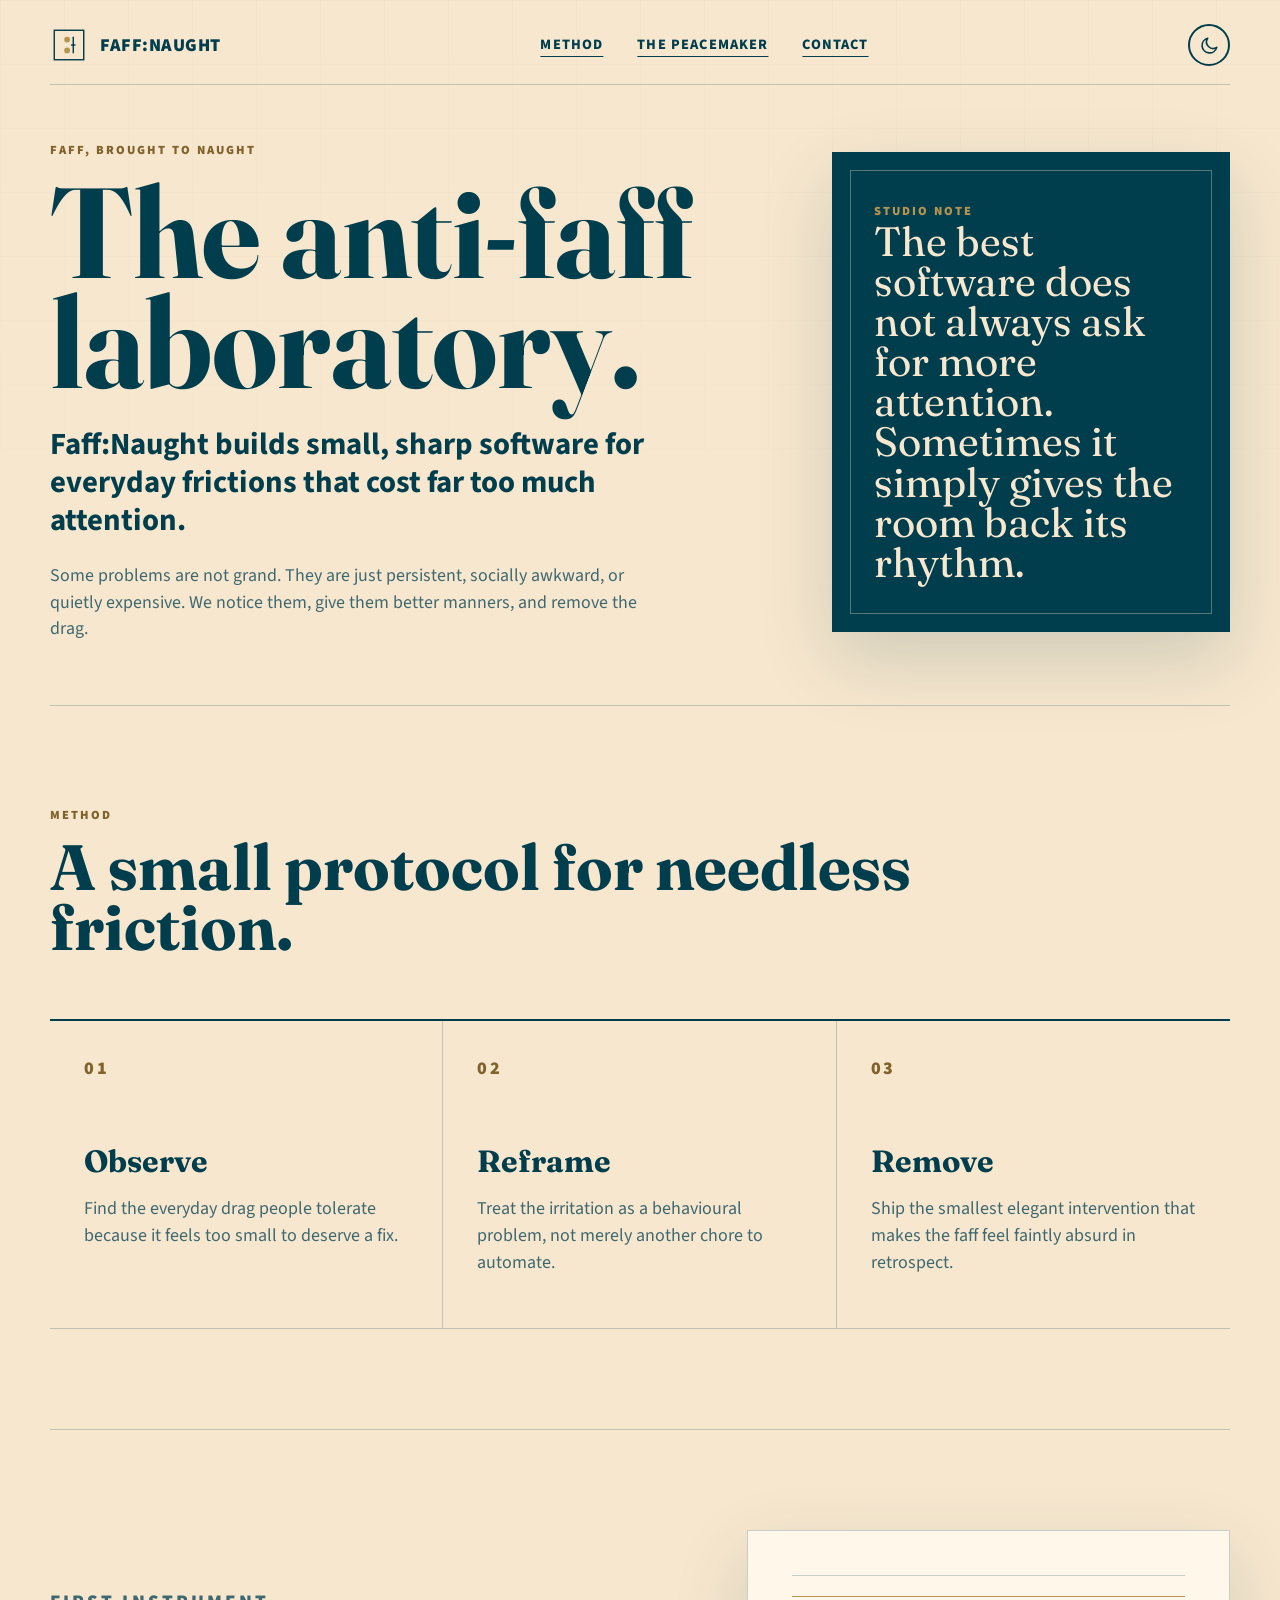
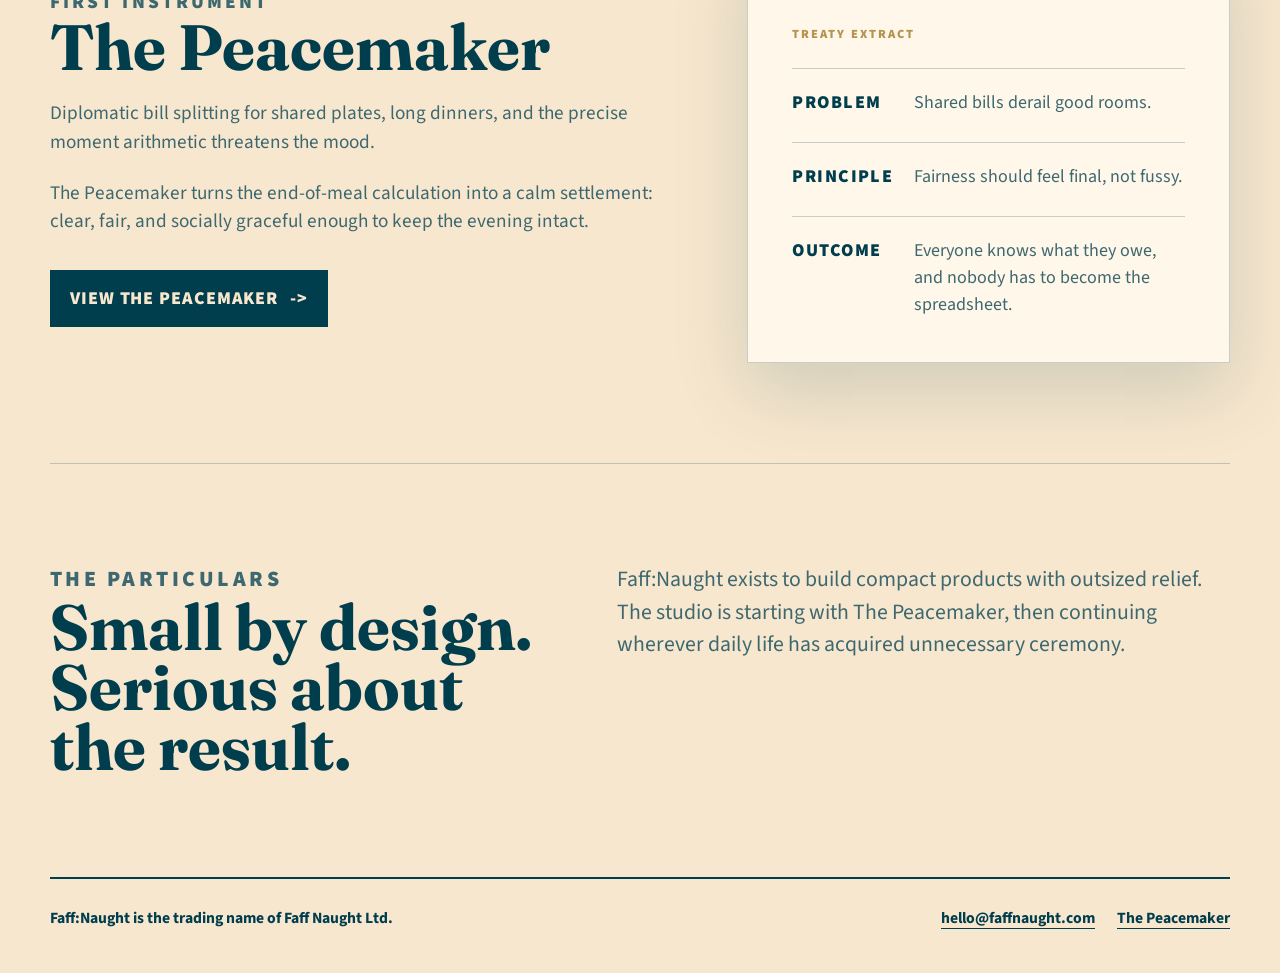
<file: index.html>
<!doctype html>
<html lang="en">

<head>
  <meta charset="UTF-8">
  <meta name="viewport" content="width=device-width, initial-scale=1.0">
  <meta name="description"
    content="Faff:Naught is a small software studio building focused products that remove everyday friction, including The Peacemaker.">
  <meta property="og:title" content="Faff:Naught – Small Software for Everyday Friction">
  <meta property="og:description"
    content="Faff:Naught is a small software studio building focused products that remove everyday friction, including The Peacemaker.">
  <meta property="og:type" content="website">
  <meta property="og:url" content="https://faffnaught.com/">
  <meta property="og:site_name" content="Faff:Naught">
  <meta property="og:image" content="https://faffnaught.com/assets/faff-naught-colon-imagegen.png">
  <meta property="og:image:type" content="image/png">
  <meta property="og:image:width" content="1254">
  <meta property="og:image:height" content="1254">
  <meta property="og:image:alt" content="Faff:Naught brand artwork">
  <meta name="twitter:card" content="summary">
  <meta name="twitter:title" content="Faff:Naught – Small Software for Everyday Friction">
  <meta name="twitter:description"
    content="Faff:Naught is a small software studio building focused products that remove everyday friction, including The Peacemaker.">
  <meta name="twitter:image" content="https://faffnaught.com/assets/faff-naught-colon-imagegen.png">
  <meta name="twitter:image:alt" content="Faff:Naught brand artwork">
  <title>Faff:Naught – Small Software for Everyday Friction</title>
  <link rel="canonical" href="https://faffnaught.com/">
  <link rel="describedby" href="/llms.txt">
  <link rel="icon" href="/assets/faff-naught-colon-mark.svg" type="image/svg+xml">
  <script type="application/ld+json">
    {
      "@context": "https://schema.org",
      "@type": "Organization",
      "name": "Faff:Naught",
      "legalName": "Faff Naught Ltd.",
      "url": "https://faffnaught.com/",
      "logo": "https://faffnaught.com/assets/faff-naught-colon-mark.svg"
    }
  </script>
  <script>
    (function () {
      try {
        var savedTheme = localStorage.getItem('faffNaughtTheme');
        document.documentElement.dataset.theme = savedTheme === 'dark' ? 'dark' : 'light';
      } catch (error) {
        document.documentElement.dataset.theme = 'light';
      }
    })();
  </script>
  <link rel="preconnect" href="https://fonts.googleapis.com">
  <link rel="preconnect" href="https://fonts.gstatic.com" crossorigin>
  <link
    href="https://fonts.googleapis.com/css2?family=Fraunces:opsz,wght@9..144,500;9..144,600;9..144,700;9..144,800&amp;family=Source+Sans+3:wght@400;500;600;700;800;900&amp;display=swap"
    rel="stylesheet">
  <link rel="stylesheet" href="./styles.css">
</head>

<body>
  <a class="skip-link" href="#main">Skip to content</a>

  <header class="site-header" role="banner">
    <a class="brand" href="/" aria-label="Faff:Naught home">
      <span class="brand-mark" aria-hidden="true">
        <svg class="brand-mark-image" viewBox="0 0 160 160" focusable="false">
          <rect class="brand-mark-frame" x="18" y="18" width="124" height="124" fill="none" stroke-width="6" />
          <circle class="brand-mark-dot" cx="72" cy="57" r="12" />
          <circle class="brand-mark-dot" cx="72" cy="103" r="12" />
          <path class="brand-mark-rule" d="M98 47V113" stroke-width="6" stroke-linecap="round" />
          <path class="brand-mark-rule" d="M91 80H105" stroke-width="6" stroke-linecap="round" />
        </svg>
      </span>
      <span>Faff:Naught</span>
    </a>
    <nav class="primary-nav" aria-label="Primary">
      <a href="#method">Method</a>
      <a href="#peacemaker">The Peacemaker</a>
      <a href="mailto:hello@faffnaught.com">Contact</a>
    </nav>
    <button class="theme-toggle" type="button" aria-label="Switch to evening mode" aria-pressed="false">
      <svg class="theme-icon theme-icon-moon" aria-hidden="true" viewBox="0 0 24 24">
        <path d="M20.25 14.13A7.5 7.5 0 0 1 9.87 3.75 8.5 8.5 0 1 0 20.25 14.13Z" />
      </svg>
      <svg class="theme-icon theme-icon-sun" aria-hidden="true" viewBox="0 0 24 24">
        <circle cx="12" cy="12" r="4" />
        <path d="M12 2.75V5M12 19v2.25M4.22 4.22l1.6 1.6M18.18 18.18l1.6 1.6M2.75 12H5M19 12h2.25M4.22 19.78l1.6-1.6M18.18 5.82l1.6-1.6" />
      </svg>
    </button>
  </header>

  <main id="main">
    <section class="hero" aria-labelledby="hero-title">
      <div class="hero-copy">
        <p class="eyebrow">Faff, brought to naught</p>
        <h1 id="hero-title">The anti-faff laboratory.</h1>
        <p class="hero-intro">
          Faff:Naught builds small, sharp software for everyday frictions that cost far too much
          attention.
        </p>
        <p class="hero-note">
          Some problems are not grand. They are just persistent, socially awkward, or quietly
          expensive. We notice them, give them better manners, and remove the drag.
        </p>
      </div>

      <aside class="hero-panel" aria-label="Faff:Naught studio note">
        <p class="panel-label">Studio note</p>
        <p class="panel-statement">
          The best software does not always ask for more attention. Sometimes it simply gives the
          room back its rhythm.
        </p>
      </aside>
    </section>

    <section class="method-section" id="method" aria-labelledby="method-title">
      <div class="section-kicker">Method</div>
      <h2 id="method-title">A small protocol for needless friction.</h2>
      <div class="method-grid">
        <article>
          <span class="method-number">01</span>
          <h3>Observe</h3>
          <p>Find the everyday drag people tolerate because it feels too small to deserve a fix.</p>
        </article>
        <article>
          <span class="method-number">02</span>
          <h3>Reframe</h3>
          <p>Treat the irritation as a behavioural problem, not merely another chore to automate.</p>
        </article>
        <article>
          <span class="method-number">03</span>
          <h3>Remove</h3>
          <p>Ship the smallest elegant intervention that makes the faff feel faintly absurd in retrospect.</p>
        </article>
      </div>
    </section>

    <section class="product-section" id="peacemaker" aria-labelledby="product-title">
      <div class="product-copy">
        <p class="section-kicker">First instrument</p>
        <h2 id="product-title">The Peacemaker</h2>
        <p>
          Diplomatic bill splitting for shared plates, long dinners, and the precise moment
          arithmetic threatens the mood.
        </p>
        <p>
          The Peacemaker turns the end-of-meal calculation into a calm settlement: clear, fair, and
          socially graceful enough to keep the evening intact.
        </p>
        <a class="button-link" href="/the-peacemaker/">
          View The Peacemaker
          <span aria-hidden="true">-></span>
        </a>
      </div>

      <div class="product-document" role="region" aria-label="The Peacemaker product summary">
        <div class="document-rule"></div>
        <p class="document-label">Treaty extract</p>
        <dl>
          <div>
            <dt>Problem</dt>
            <dd>Shared bills derail good rooms.</dd>
          </div>
          <div>
            <dt>Principle</dt>
            <dd>Fairness should feel final, not fussy.</dd>
          </div>
          <div>
            <dt>Outcome</dt>
            <dd>Everyone knows what they owe, and nobody has to become the spreadsheet.</dd>
          </div>
        </dl>
      </div>
    </section>

    <section class="official-section" aria-labelledby="official-title">
      <div>
        <p class="section-kicker">The particulars</p>
        <h2 id="official-title">Small by design. Serious about the result.</h2>
      </div>
      <p>
        Faff:Naught exists to build compact products with outsized relief. The studio is starting
        with The Peacemaker, then continuing wherever daily life has acquired unnecessary ceremony.
      </p>
    </section>
  </main>

  <footer class="site-footer">
    <p>Faff:Naught is the trading name of Faff Naught Ltd.</p>
    <div class="footer-links">
      <a href="mailto:hello@faffnaught.com">hello@faffnaught.com</a>
      <a href="/the-peacemaker/">The Peacemaker</a>
    </div>
  </footer>
  <script src="./theme.js"></script>
</body>

</html>
</file>
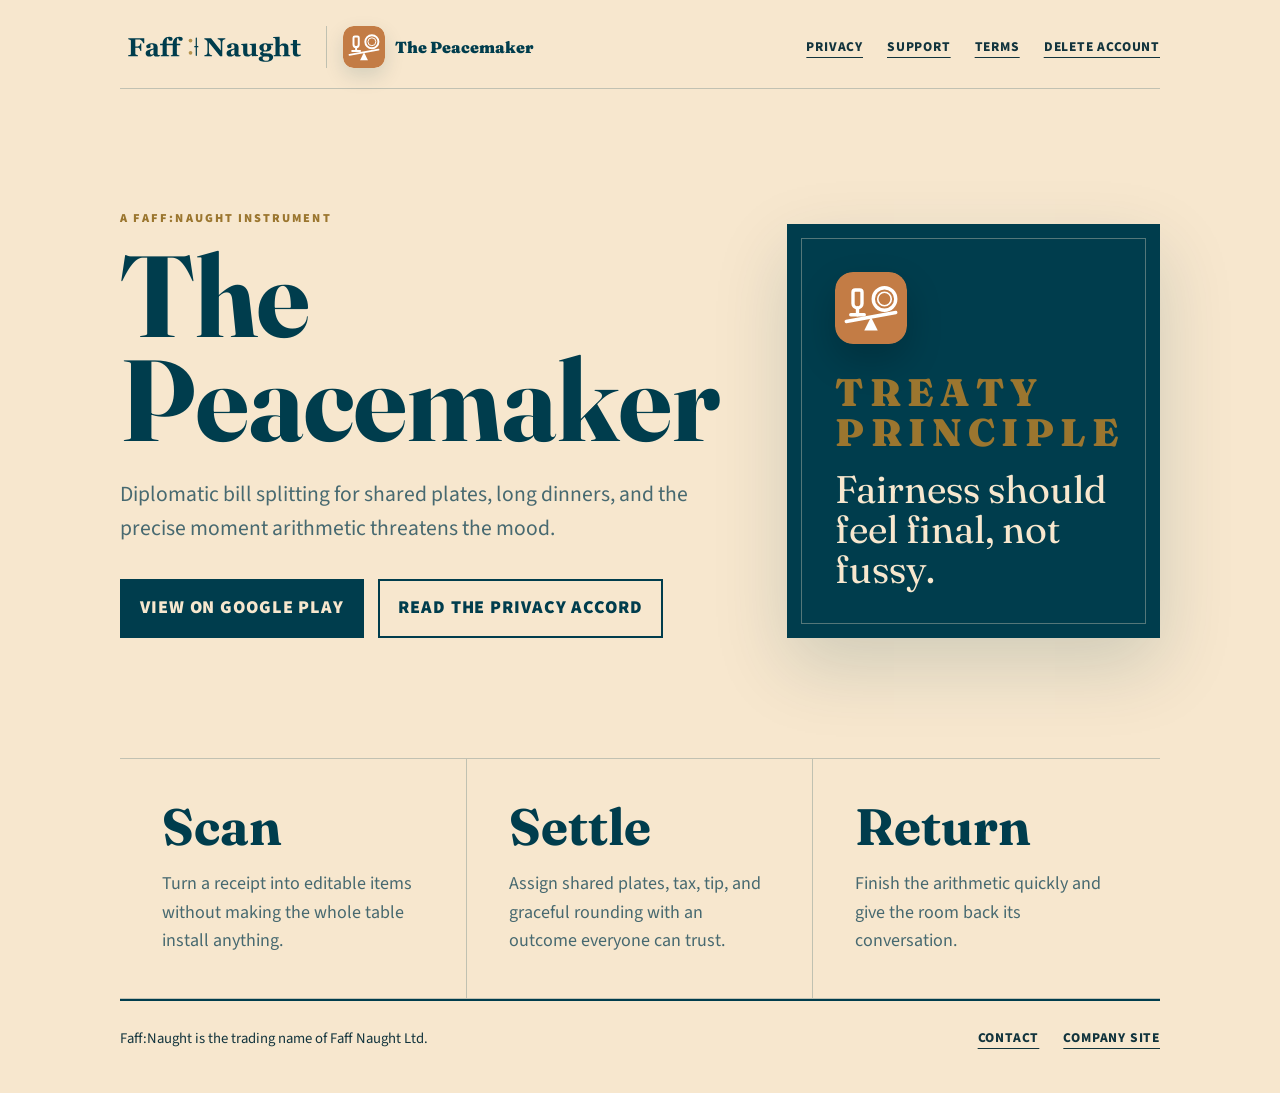
<file: the-peacemaker/index.html>
<!doctype html>
<html lang="en">
<head>
  <meta charset="UTF-8">
  <meta name="viewport" content="width=device-width, initial-scale=1.0">
  <meta name="description" content="The Peacemaker makes restaurant bill splitting calmer with shared plates, receipt scanning, editable items, and fair tax and tip allocation.">
  <meta property="og:title" content="The Peacemaker – Restaurant Bill Splitting App | Faff:Naught">
  <meta property="og:description" content="Split restaurant bills for shared plates with receipt scanning, editable items, and fair tax and tip allocation.">
  <meta property="og:type" content="website">
  <meta property="og:url" content="https://faffnaught.com/the-peacemaker/">
  <meta property="og:site_name" content="Faff:Naught">
  <meta name="twitter:card" content="summary">
  <meta name="twitter:title" content="The Peacemaker – Restaurant Bill Splitting App | Faff:Naught">
  <meta name="twitter:description" content="Split restaurant bills for shared plates with receipt scanning, editable items, and fair tax and tip allocation.">
  <title>The Peacemaker – Restaurant Bill Splitting App | Faff:Naught</title>
  <link rel="canonical" href="https://faffnaught.com/the-peacemaker/">
  <link rel="describedby" href="/llms.txt">
  <link rel="icon" href="./assets/the-peacemaker-mark.svg" type="image/svg+xml">
  <link rel="preconnect" href="https://fonts.googleapis.com">
  <link rel="preconnect" href="https://fonts.gstatic.com" crossorigin>
  <link href="https://fonts.googleapis.com/css2?family=Fraunces:opsz,wght@9..144,500;9..144,700;9..144,900&amp;family=Source+Sans+3:wght@400;600;700;800;900&amp;display=swap" rel="stylesheet">
  <link rel="stylesheet" href="./styles.css">
  <script type="application/ld+json">
    {
      "@context": "https://schema.org",
      "@type": "SoftwareApplication",
      "name": "The Peacemaker",
      "operatingSystem": "Android",
      "url": "https://faffnaught.com/the-peacemaker/",
      "installUrl": "https://play.google.com/store/apps/details?id=com.faffnaught.thepeacemaker",
      "offers": {
        "@type": "Offer",
        "price": "0"
      },
      "publisher": {
        "@type": "Organization",
        "name": "Faff:Naught",
        "legalName": "Faff Naught Ltd.",
        "url": "https://faffnaught.com/"
      }
    }
  </script>
</head>
<body>
  <a class="skip-link" href="#main">Skip to content</a>
  <header class="site-header">
    <div class="brand-lockup">
      <a class="studio-brand" href="/" aria-label="Faff:Naught home">
        <img src="../assets/faff-naught-wordmark.svg" alt="Faff:Naught">
      </a>
      <span class="brand-divider" aria-hidden="true"></span>
      <a class="product-brand" href="/the-peacemaker/" aria-label="The Peacemaker home">
        <img src="./assets/the-peacemaker-mark.svg" alt="">
        <span>The Peacemaker</span>
      </a>
    </div>
    <nav class="site-nav" aria-label="The Peacemaker">
      <a href="./privacy.html">Privacy</a>
      <a href="./support.html">Support</a>
      <a href="./terms.html">Terms</a>
      <a href="./delete-account.html">Delete account</a>
    </nav>
  </header>
  <main id="main">
    <section class="hero" aria-labelledby="hero-title">
      <div class="hero-copy">
        <p class="eyebrow">A Faff:Naught instrument</p>
        <h1 id="hero-title">The Peacemaker</h1>
        <p>Diplomatic bill splitting for shared plates, long dinners, and the precise moment arithmetic threatens the mood.</p>
        <div class="actions">
          <a class="button" href="https://play.google.com/store/apps/details?id=com.faffnaught.thepeacemaker">View on Google Play</a>
          <a class="button secondary" href="./privacy.html">Read the privacy accord</a>
        </div>
      </div>
      <aside class="treaty-note" aria-label="The Peacemaker principle">
        <img class="treaty-mark" src="./assets/the-peacemaker-mark.svg" alt="">
        <p class="document-label">Treaty principle</p>
        <p>Fairness should feel final, not fussy.</p>
      </aside>
    </section>
    <section class="principles" aria-label="Product principles">
      <article><h2>Scan</h2><p>Turn a receipt into editable items without making the whole table install anything.</p></article>
      <article><h2>Settle</h2><p>Assign shared plates, tax, tip, and graceful rounding with an outcome everyone can trust.</p></article>
      <article><h2>Return</h2><p>Finish the arithmetic quickly and give the room back its conversation.</p></article>
    </section>
  </main>
  <footer class="site-footer">
    <p>Faff:Naught is the trading name of Faff Naught Ltd.</p>
    <div class="footer-links"><a href="mailto:thepeacemaker@faffnaught.com">Contact</a><a href="/">Company site</a></div>
  </footer>
</body>
</html>
</file>
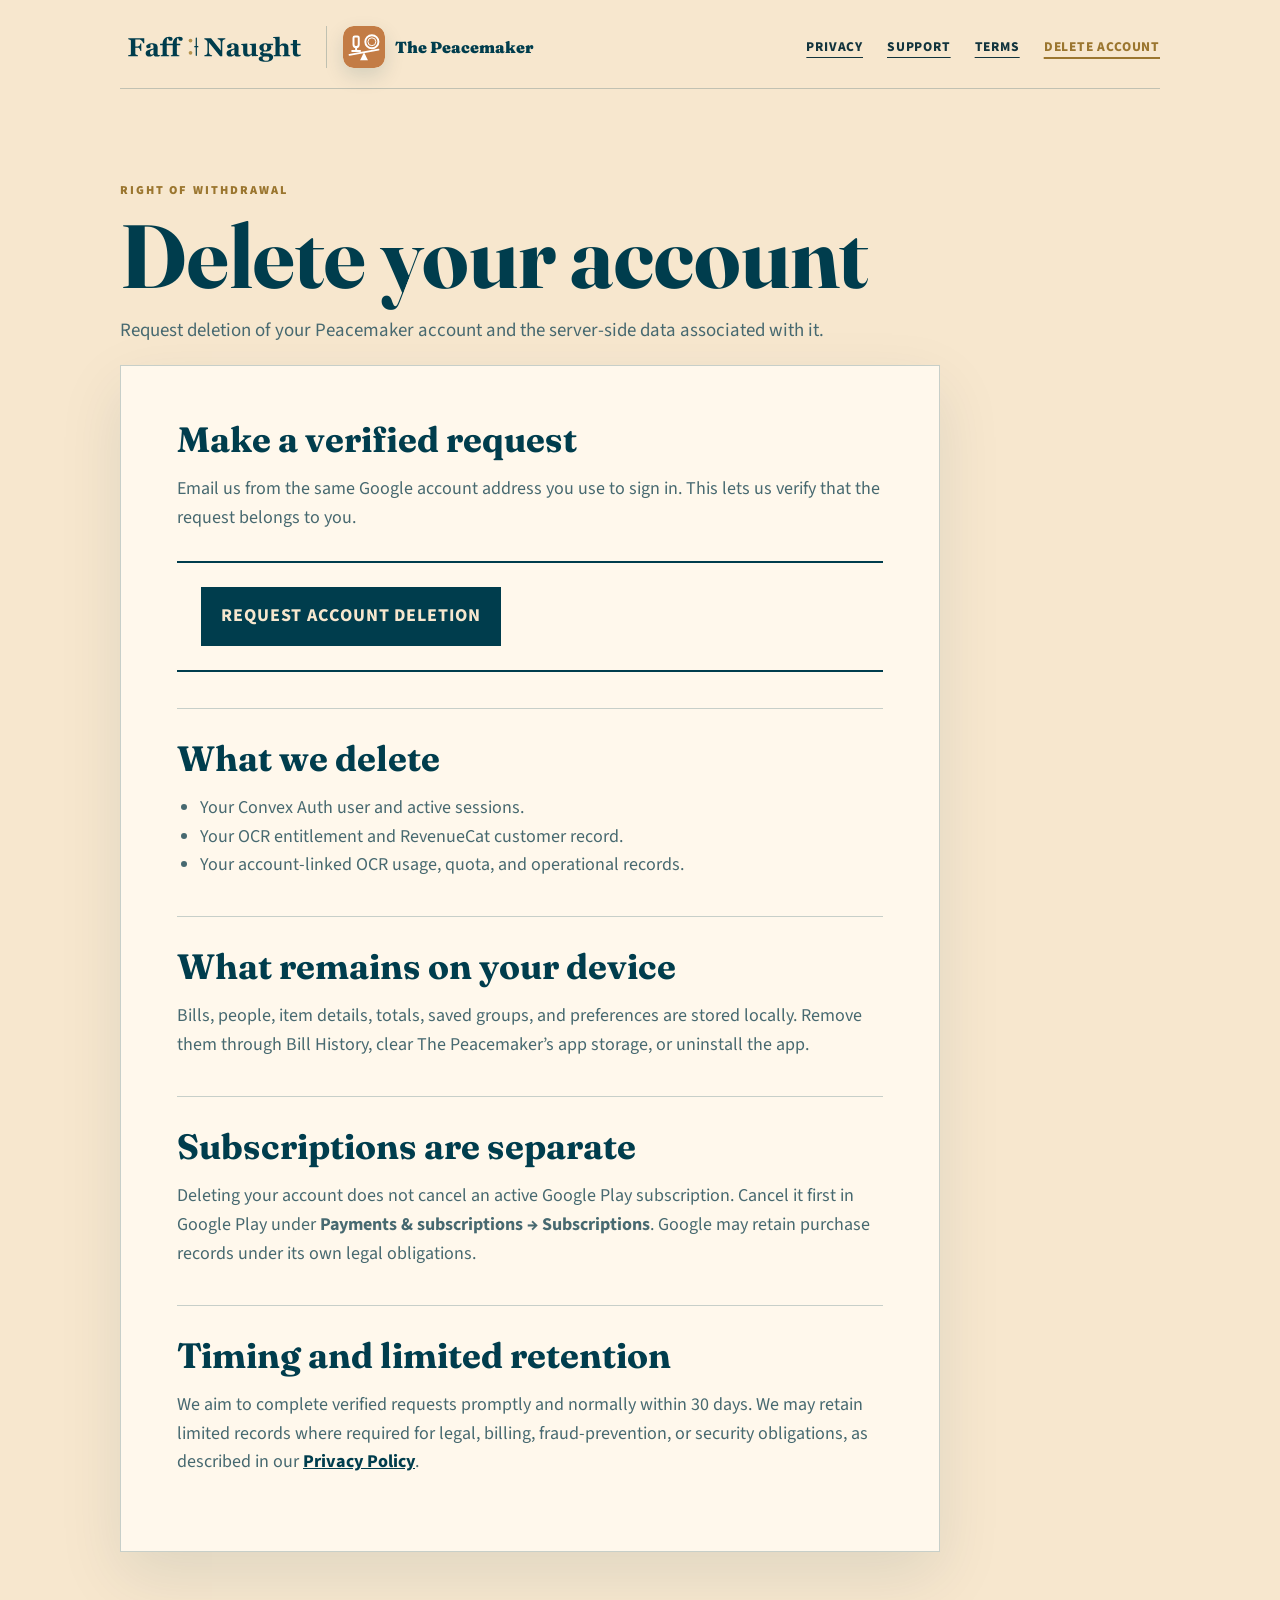
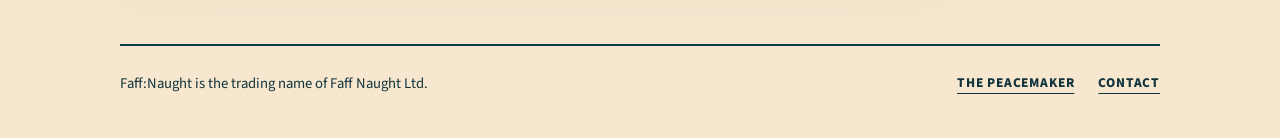
<file: the-peacemaker/delete-account.html>
<!doctype html>
<html lang="en">
<head>
  <meta charset="UTF-8"><meta name="viewport" content="width=device-width, initial-scale=1.0">
  <meta name="description" content="Request deletion of your Peacemaker account and associated server-side data.">
  <meta name="robots" content="noindex, follow">
  <title>Delete your Peacemaker account — Faff:Naught</title>
  <link rel="canonical" href="https://faffnaught.com/the-peacemaker/delete-account.html">
  <link rel="describedby" href="/llms.txt">
  <link rel="icon" href="./assets/the-peacemaker-mark.svg" type="image/svg+xml">
  <link rel="preconnect" href="https://fonts.googleapis.com"><link rel="preconnect" href="https://fonts.gstatic.com" crossorigin>
  <link href="https://fonts.googleapis.com/css2?family=Fraunces:opsz,wght@9..144,500;9..144,700;9..144,900&amp;family=Source+Sans+3:wght@400;600;700;800;900&amp;display=swap" rel="stylesheet"><link rel="stylesheet" href="./styles.css">
</head>
<body>
  <a class="skip-link" href="#main">Skip to content</a>
  <header class="site-header">
    <div class="brand-lockup">
      <a class="studio-brand" href="/" aria-label="Faff:Naught home"><img src="../assets/faff-naught-wordmark.svg" alt="Faff:Naught"></a>
      <span class="brand-divider" aria-hidden="true"></span>
      <a class="product-brand" href="/the-peacemaker/" aria-label="The Peacemaker home"><img src="./assets/the-peacemaker-mark.svg" alt=""><span>The Peacemaker</span></a>
    </div>
    <nav class="site-nav" aria-label="The Peacemaker"><a href="./privacy.html">Privacy</a><a href="./support.html">Support</a><a href="./terms.html">Terms</a><a href="./delete-account.html" aria-current="page">Delete account</a></nav>
  </header>
  <main id="main" class="legal-shell">
    <header class="legal-header"><p class="legal-kicker">Right of withdrawal</p><h1>Delete your account</h1><p class="legal-intro">Request deletion of your Peacemaker account and the server-side data associated with it.</p></header>
    <article class="legal-document">
      <section><h2>Make a verified request</h2><p>Email us from the same Google account address you use to sign in. This lets us verify that the request belongs to you.</p><div class="request-panel"><a class="button" href="mailto:thepeacemaker@faffnaught.com?subject=The%20Peacemaker%20account%20deletion%20request&amp;body=Please%20delete%20my%20Peacemaker%20account%20and%20associated%20server-side%20data.%0A%0ASigned-in%20email%3A%20">Request account deletion</a></div></section>
      <section><h2>What we delete</h2><ul><li>Your Convex Auth user and active sessions.</li><li>Your OCR entitlement and RevenueCat customer record.</li><li>Your account-linked OCR usage, quota, and operational records.</li></ul></section>
      <section><h2>What remains on your device</h2><p>Bills, people, item details, totals, saved groups, and preferences are stored locally. Remove them through Bill History, clear The Peacemaker’s app storage, or uninstall the app.</p></section>
      <section><h2>Subscriptions are separate</h2><p>Deleting your account does not cancel an active Google Play subscription. Cancel it first in Google Play under <strong>Payments &amp; subscriptions → Subscriptions</strong>. Google may retain purchase records under its own legal obligations.</p></section>
      <section><h2>Timing and limited retention</h2><p>We aim to complete verified requests promptly and normally within 30 days. We may retain limited records where required for legal, billing, fraud-prevention, or security obligations, as described in our <a href="./privacy.html">Privacy Policy</a>.</p></section>
    </article>
  </main>
  <footer class="site-footer"><p>Faff:Naught is the trading name of Faff Naught Ltd.</p><div class="footer-links"><a href="/the-peacemaker/">The Peacemaker</a><a href="mailto:thepeacemaker@faffnaught.com">Contact</a></div></footer>
</body>
</html>
</file>
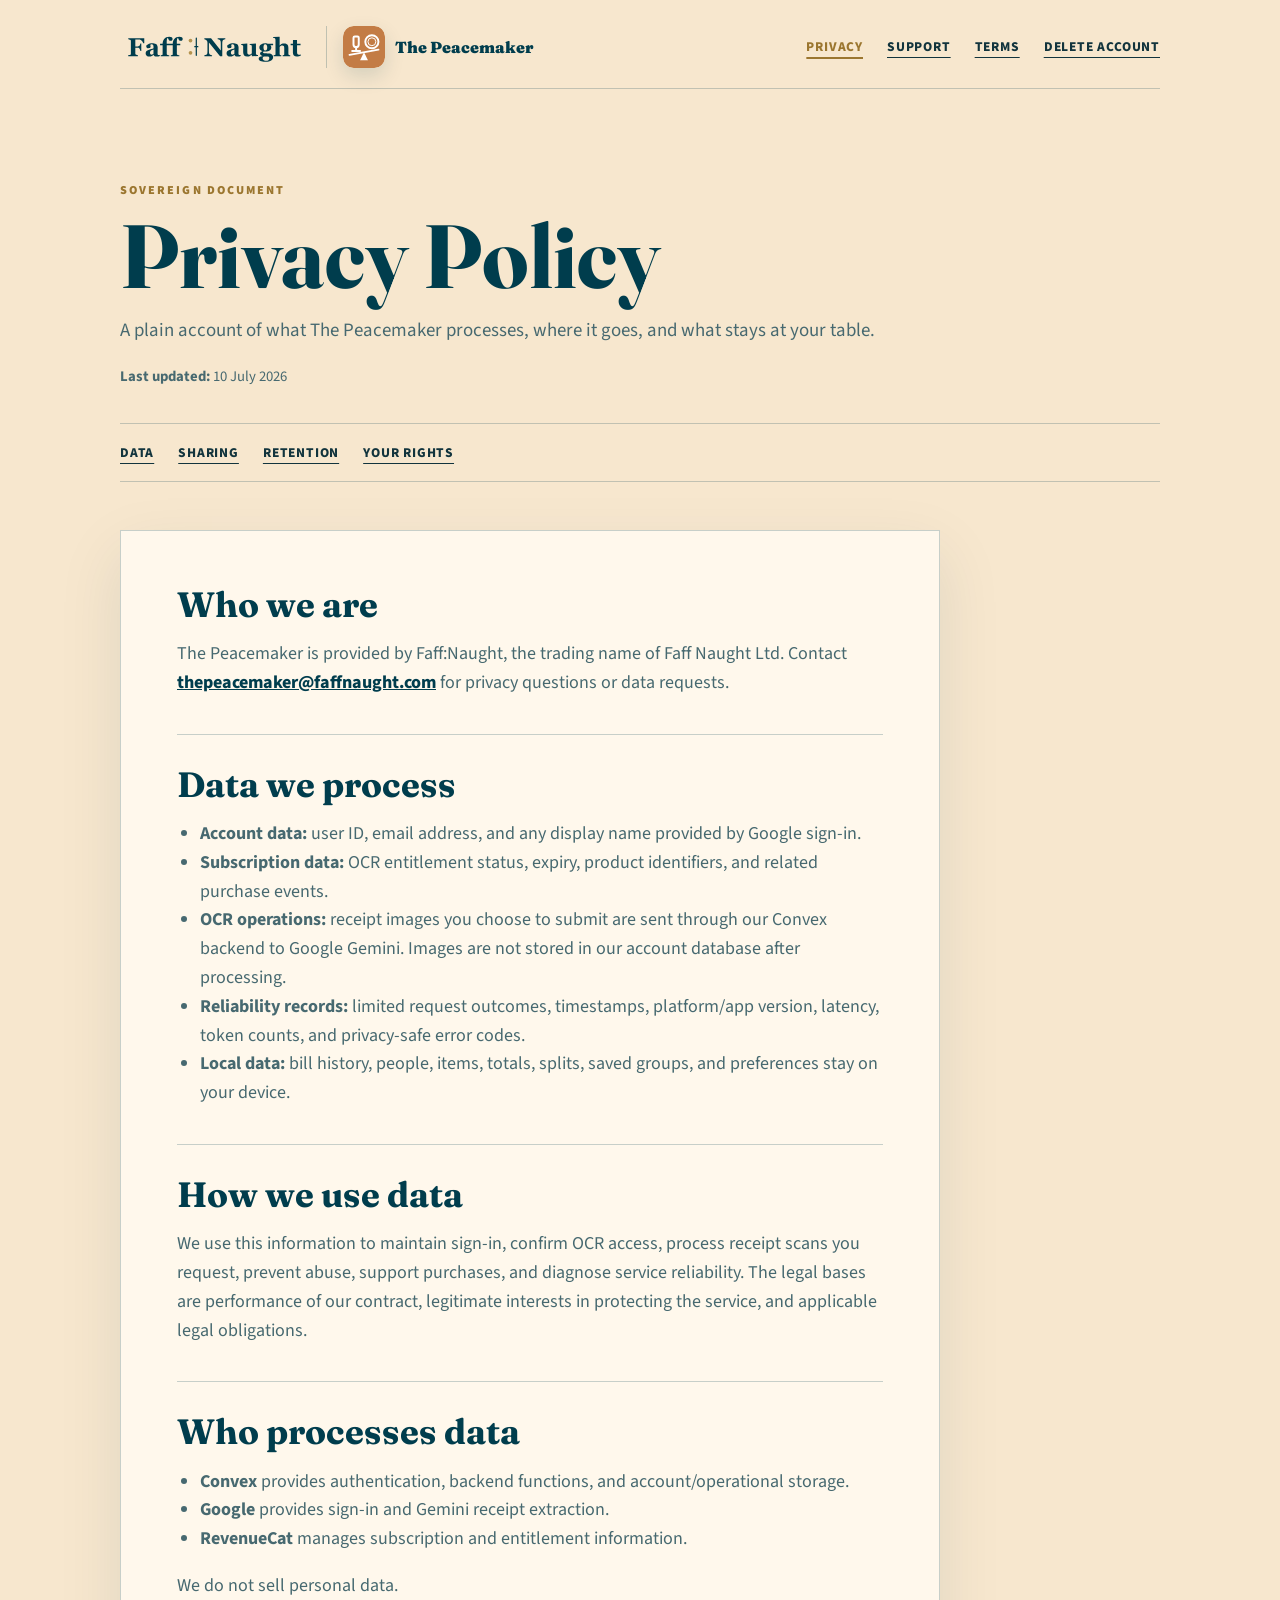
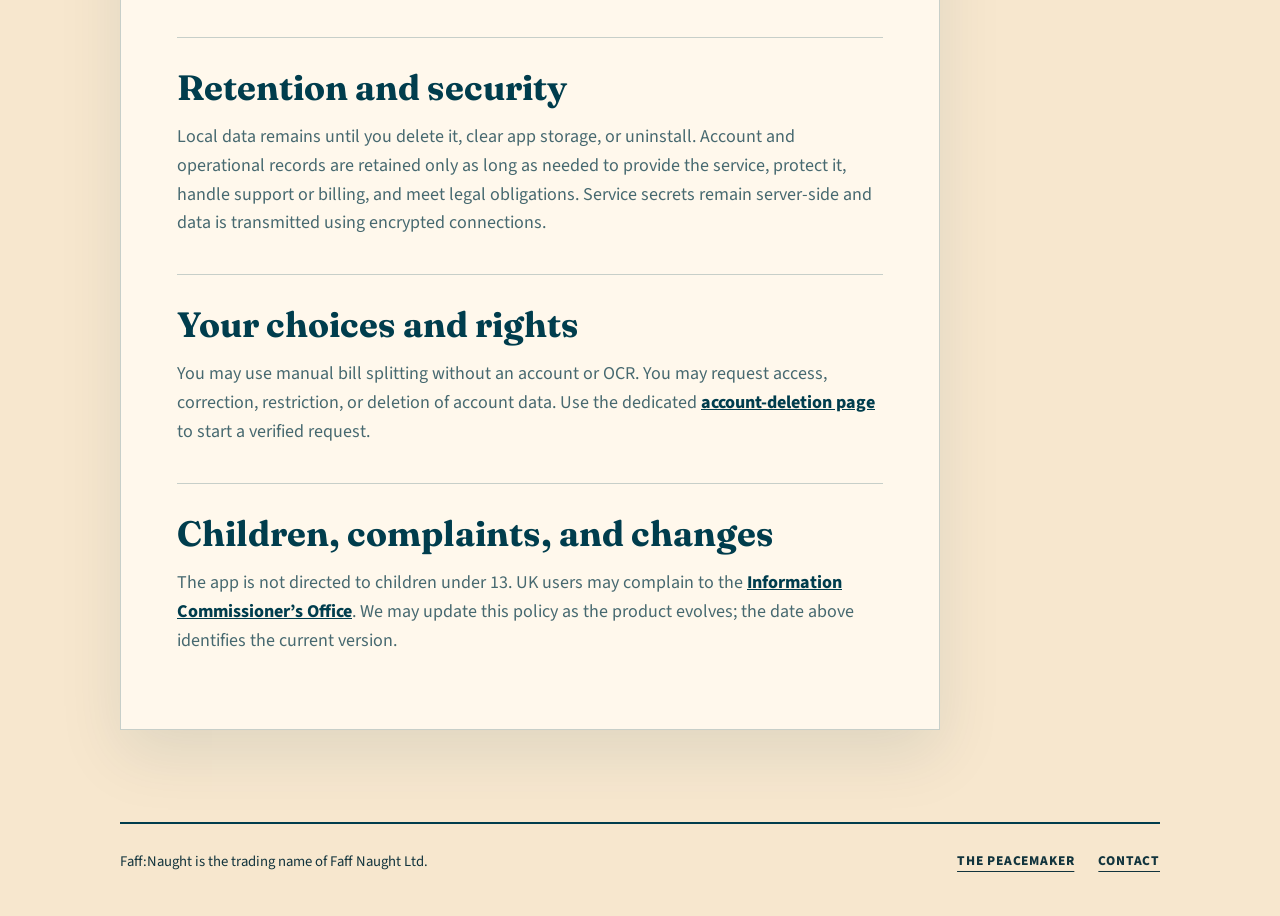
<file: the-peacemaker/privacy.html>
<!doctype html>
<html lang="en">
<head>
  <meta charset="UTF-8"><meta name="viewport" content="width=device-width, initial-scale=1.0">
  <meta name="description" content="How The Peacemaker processes account, subscription, receipt-scan, and local bill data.">
  <title>The Peacemaker Privacy Policy — Faff:Naught</title>
  <link rel="canonical" href="https://faffnaught.com/the-peacemaker/privacy.html">
  <link rel="describedby" href="/llms.txt">
  <link rel="icon" href="./assets/the-peacemaker-mark.svg" type="image/svg+xml">
  <link rel="preconnect" href="https://fonts.googleapis.com"><link rel="preconnect" href="https://fonts.gstatic.com" crossorigin>
  <link href="https://fonts.googleapis.com/css2?family=Fraunces:opsz,wght@9..144,500;9..144,700;9..144,900&amp;family=Source+Sans+3:wght@400;600;700;800;900&amp;display=swap" rel="stylesheet">
  <link rel="stylesheet" href="./styles.css">
</head>
<body>
  <a class="skip-link" href="#main">Skip to content</a>
  <header class="site-header">
    <div class="brand-lockup">
      <a class="studio-brand" href="/" aria-label="Faff:Naught home"><img src="../assets/faff-naught-wordmark.svg" alt="Faff:Naught"></a>
      <span class="brand-divider" aria-hidden="true"></span>
      <a class="product-brand" href="/the-peacemaker/" aria-label="The Peacemaker home"><img src="./assets/the-peacemaker-mark.svg" alt=""><span>The Peacemaker</span></a>
    </div>
    <nav class="site-nav" aria-label="The Peacemaker"><a href="./privacy.html" aria-current="page">Privacy</a><a href="./support.html">Support</a><a href="./terms.html">Terms</a><a href="./delete-account.html">Delete account</a></nav>
  </header>
  <main id="main" class="legal-shell">
    <header class="legal-header"><p class="legal-kicker">Sovereign document</p><h1>Privacy Policy</h1><p class="legal-intro">A plain account of what The Peacemaker processes, where it goes, and what stays at your table.</p><p class="legal-meta"><strong>Last updated:</strong> 10 July 2026</p></header>
    <nav class="legal-nav" aria-label="On this page"><a href="#data">Data</a><a href="#sharing">Sharing</a><a href="#retention">Retention</a><a href="#rights">Your rights</a></nav>
    <article class="legal-document">
      <section><h2>Who we are</h2><p>The Peacemaker is provided by Faff:Naught, the trading name of Faff Naught Ltd. Contact <a href="mailto:thepeacemaker@faffnaught.com">thepeacemaker@faffnaught.com</a> for privacy questions or data requests.</p></section>
      <section id="data"><h2>Data we process</h2><ul><li><strong>Account data:</strong> user ID, email address, and any display name provided by Google sign-in.</li><li><strong>Subscription data:</strong> OCR entitlement status, expiry, product identifiers, and related purchase events.</li><li><strong>OCR operations:</strong> receipt images you choose to submit are sent through our Convex backend to Google Gemini. Images are not stored in our account database after processing.</li><li><strong>Reliability records:</strong> limited request outcomes, timestamps, platform/app version, latency, token counts, and privacy-safe error codes.</li><li><strong>Local data:</strong> bill history, people, items, totals, splits, saved groups, and preferences stay on your device.</li></ul></section>
      <section><h2>How we use data</h2><p>We use this information to maintain sign-in, confirm OCR access, process receipt scans you request, prevent abuse, support purchases, and diagnose service reliability. The legal bases are performance of our contract, legitimate interests in protecting the service, and applicable legal obligations.</p></section>
      <section id="sharing"><h2>Who processes data</h2><ul><li><strong>Convex</strong> provides authentication, backend functions, and account/operational storage.</li><li><strong>Google</strong> provides sign-in and Gemini receipt extraction.</li><li><strong>RevenueCat</strong> manages subscription and entitlement information.</li></ul><p>We do not sell personal data.</p></section>
      <section id="retention"><h2>Retention and security</h2><p>Local data remains until you delete it, clear app storage, or uninstall. Account and operational records are retained only as long as needed to provide the service, protect it, handle support or billing, and meet legal obligations. Service secrets remain server-side and data is transmitted using encrypted connections.</p></section>
      <section id="rights"><h2>Your choices and rights</h2><p>You may use manual bill splitting without an account or OCR. You may request access, correction, restriction, or deletion of account data. Use the dedicated <a href="./delete-account.html">account-deletion page</a> to start a verified request.</p></section>
      <section><h2>Children, complaints, and changes</h2><p>The app is not directed to children under 13. UK users may complain to the <a href="https://ico.org.uk/make-a-complaint/">Information Commissioner’s Office</a>. We may update this policy as the product evolves; the date above identifies the current version.</p></section>
    </article>
  </main>
  <footer class="site-footer"><p>Faff:Naught is the trading name of Faff Naught Ltd.</p><div class="footer-links"><a href="/the-peacemaker/">The Peacemaker</a><a href="mailto:thepeacemaker@faffnaught.com">Contact</a></div></footer>
</body>
</html>
</file>
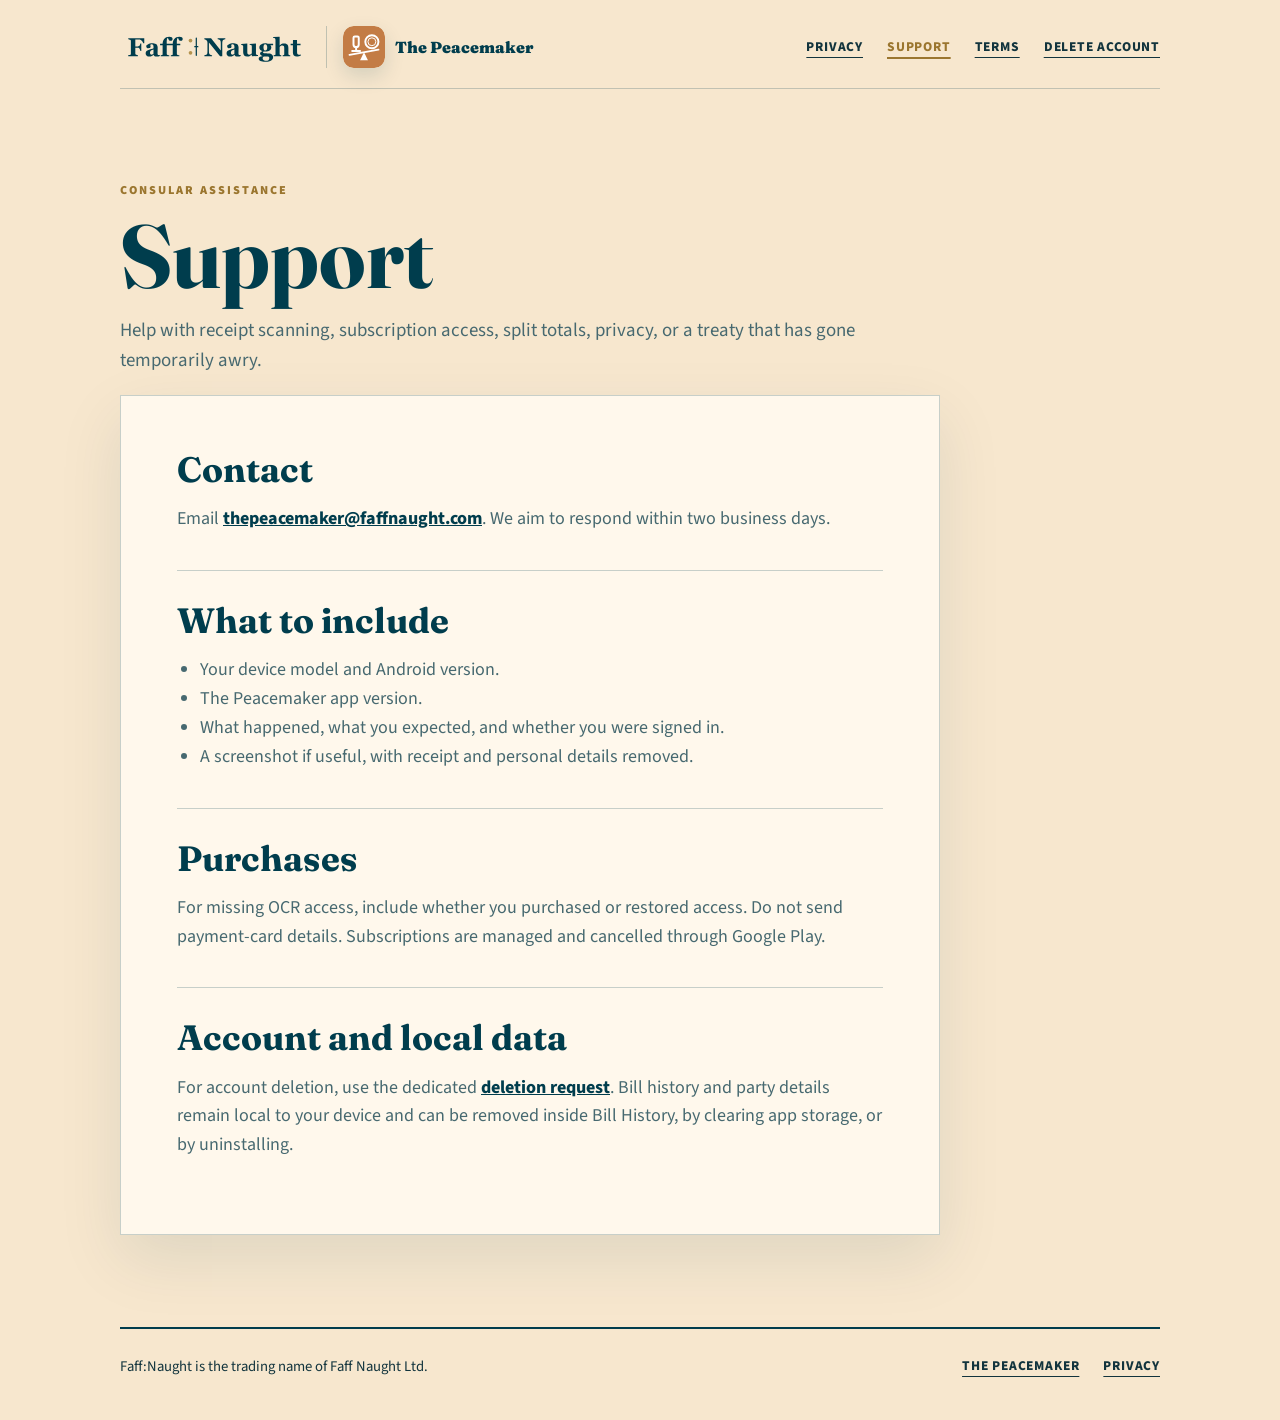
<file: the-peacemaker/support.html>
<!doctype html>
<html lang="en">
<head>
  <meta charset="UTF-8"><meta name="viewport" content="width=device-width, initial-scale=1.0">
  <meta name="description" content="Support for The Peacemaker receipt scanning, purchases, bill splitting, privacy, and accounts.">
  <title>The Peacemaker Support — Faff:Naught</title>
  <link rel="canonical" href="https://faffnaught.com/the-peacemaker/support.html">
  <link rel="describedby" href="/llms.txt">
  <link rel="icon" href="./assets/the-peacemaker-mark.svg" type="image/svg+xml">
  <link rel="preconnect" href="https://fonts.googleapis.com"><link rel="preconnect" href="https://fonts.gstatic.com" crossorigin>
  <link href="https://fonts.googleapis.com/css2?family=Fraunces:opsz,wght@9..144,500;9..144,700;9..144,900&amp;family=Source+Sans+3:wght@400;600;700;800;900&amp;display=swap" rel="stylesheet"><link rel="stylesheet" href="./styles.css">
</head>
<body>
  <a class="skip-link" href="#main">Skip to content</a>
  <header class="site-header">
    <div class="brand-lockup">
      <a class="studio-brand" href="/" aria-label="Faff:Naught home"><img src="../assets/faff-naught-wordmark.svg" alt="Faff:Naught"></a>
      <span class="brand-divider" aria-hidden="true"></span>
      <a class="product-brand" href="/the-peacemaker/" aria-label="The Peacemaker home"><img src="./assets/the-peacemaker-mark.svg" alt=""><span>The Peacemaker</span></a>
    </div>
    <nav class="site-nav" aria-label="The Peacemaker"><a href="./privacy.html">Privacy</a><a href="./support.html" aria-current="page">Support</a><a href="./terms.html">Terms</a><a href="./delete-account.html">Delete account</a></nav>
  </header>
  <main id="main" class="legal-shell">
    <header class="legal-header"><p class="legal-kicker">Consular assistance</p><h1>Support</h1><p class="legal-intro">Help with receipt scanning, subscription access, split totals, privacy, or a treaty that has gone temporarily awry.</p></header>
    <article class="legal-document">
      <section><h2>Contact</h2><p>Email <a href="mailto:thepeacemaker@faffnaught.com?subject=The%20Peacemaker%20support">thepeacemaker@faffnaught.com</a>. We aim to respond within two business days.</p></section>
      <section><h2>What to include</h2><ul><li>Your device model and Android version.</li><li>The Peacemaker app version.</li><li>What happened, what you expected, and whether you were signed in.</li><li>A screenshot if useful, with receipt and personal details removed.</li></ul></section>
      <section><h2>Purchases</h2><p>For missing OCR access, include whether you purchased or restored access. Do not send payment-card details. Subscriptions are managed and cancelled through Google Play.</p></section>
      <section><h2>Account and local data</h2><p>For account deletion, use the dedicated <a href="./delete-account.html">deletion request</a>. Bill history and party details remain local to your device and can be removed inside Bill History, by clearing app storage, or by uninstalling.</p></section>
    </article>
  </main>
  <footer class="site-footer"><p>Faff:Naught is the trading name of Faff Naught Ltd.</p><div class="footer-links"><a href="/the-peacemaker/">The Peacemaker</a><a href="./privacy.html">Privacy</a></div></footer>
</body>
</html>
</file>
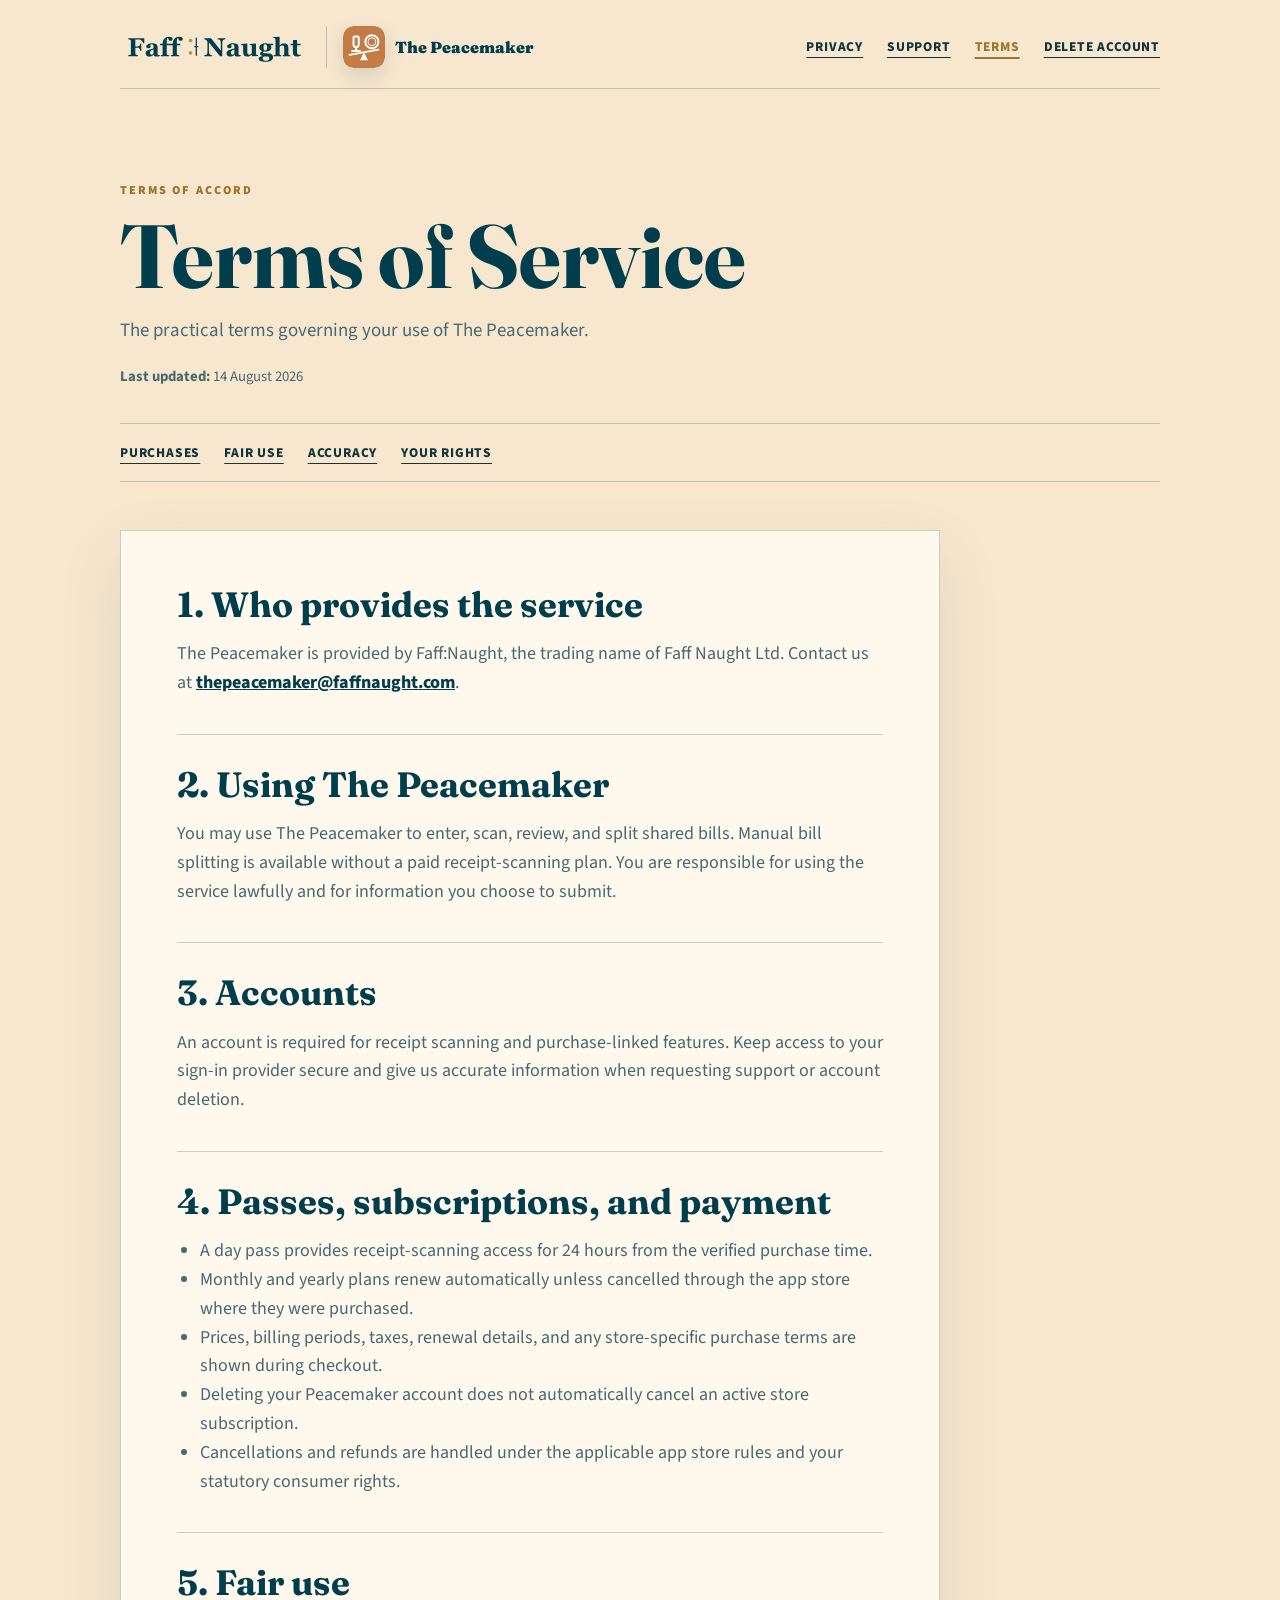
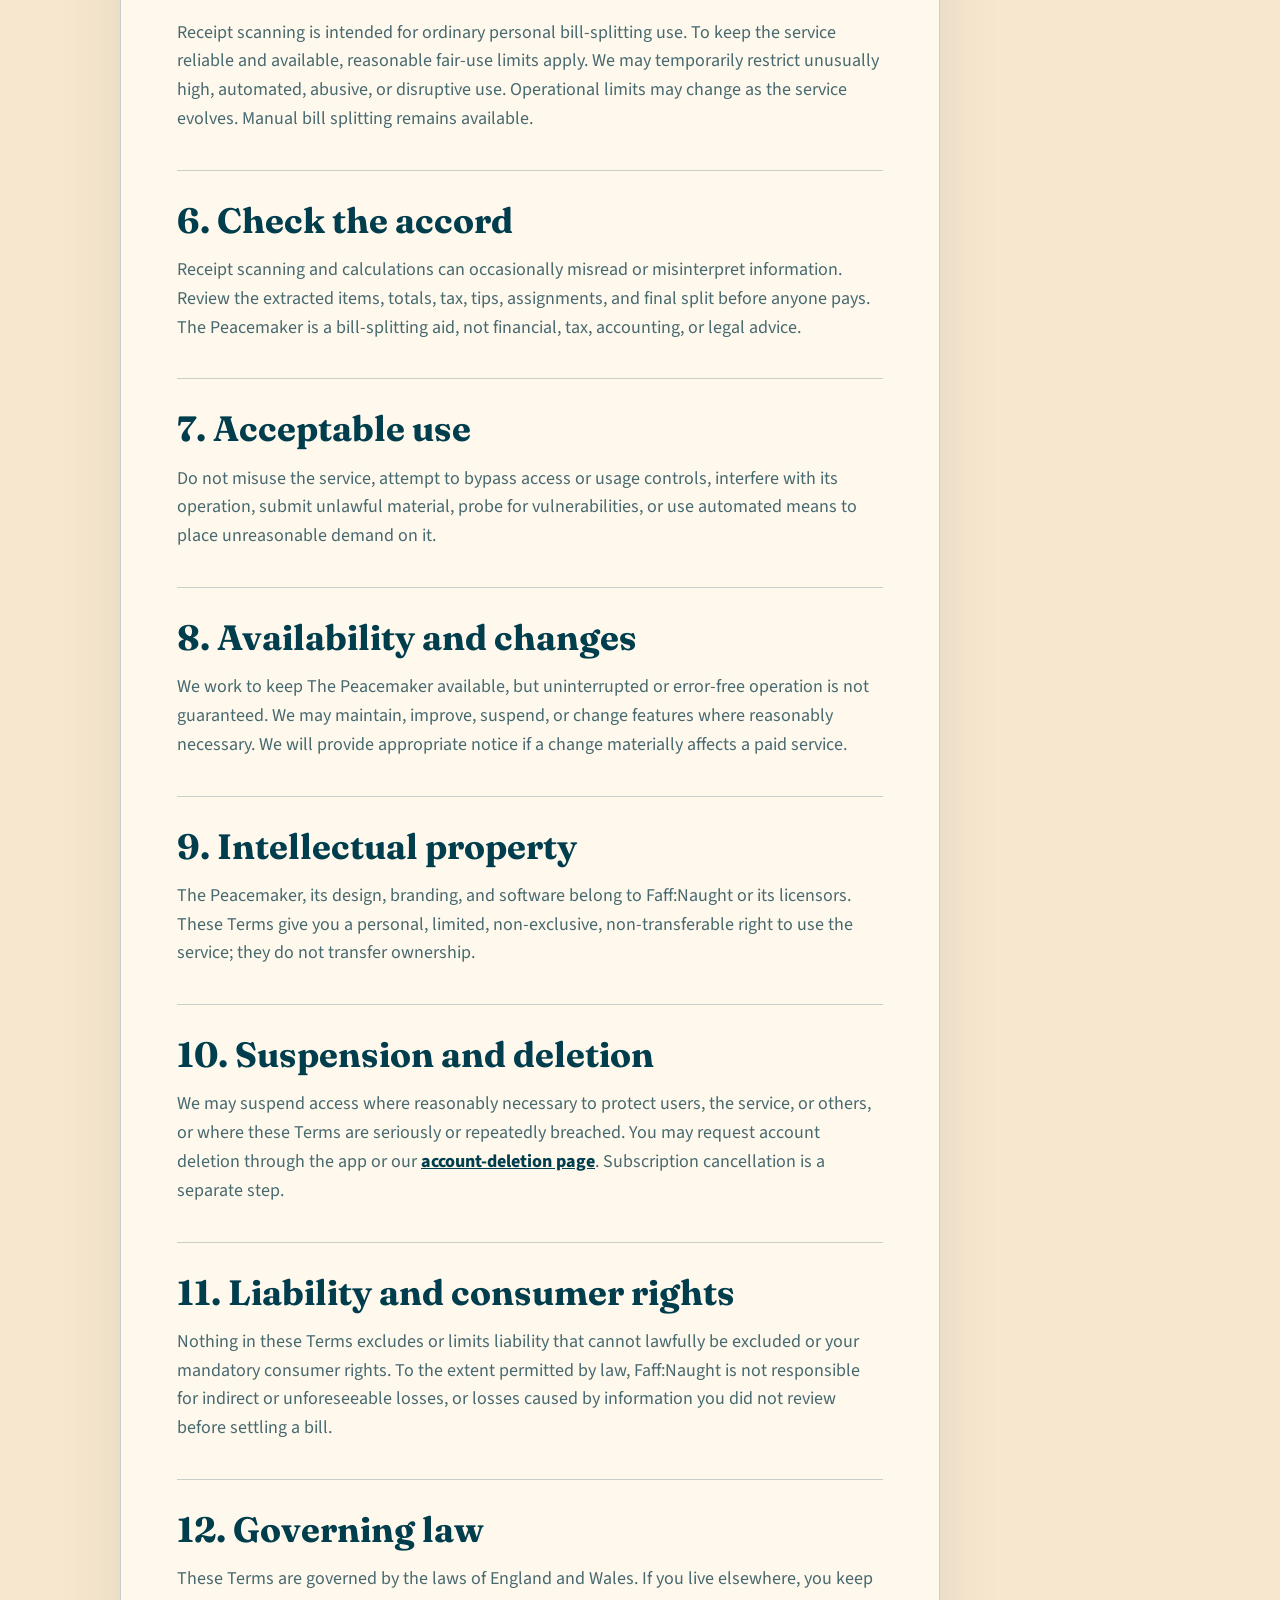
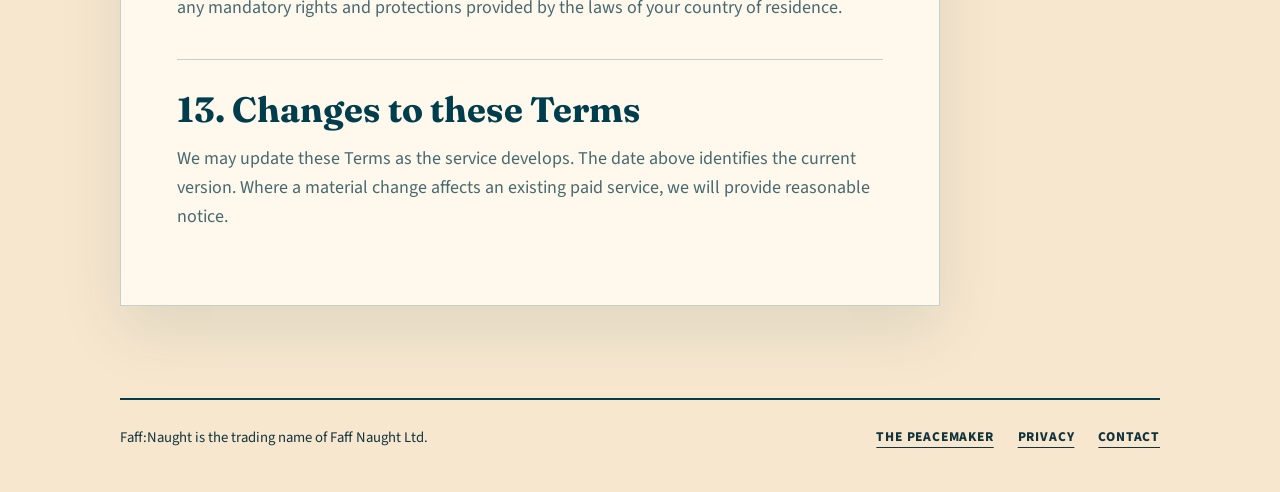
<file: the-peacemaker/terms.html>
<!doctype html>
<html lang="en">
<head>
  <meta charset="UTF-8"><meta name="viewport" content="width=device-width, initial-scale=1.0">
  <meta name="description" content="Terms of Service for The Peacemaker bill-splitting app.">
  <title>The Peacemaker Terms of Service — Faff:Naught</title>
  <link rel="canonical" href="https://faffnaught.com/the-peacemaker/terms.html">
  <link rel="icon" href="./assets/the-peacemaker-mark.svg" type="image/svg+xml">
  <link rel="preconnect" href="https://fonts.googleapis.com"><link rel="preconnect" href="https://fonts.gstatic.com" crossorigin>
  <link href="https://fonts.googleapis.com/css2?family=Fraunces:opsz,wght@9..144,500;9..144,700;9..144,900&amp;family=Source+Sans+3:wght@400;600;700;800;900&amp;display=swap" rel="stylesheet"><link rel="stylesheet" href="./styles.css">
</head>
<body>
  <a class="skip-link" href="#main">Skip to content</a>
  <header class="site-header">
    <div class="brand-lockup">
      <a class="studio-brand" href="/" aria-label="Faff:Naught home"><img src="../assets/faff-naught-wordmark.svg" alt="Faff:Naught"></a>
      <span class="brand-divider" aria-hidden="true"></span>
      <a class="product-brand" href="/the-peacemaker/" aria-label="The Peacemaker home"><img src="./assets/the-peacemaker-mark.svg" alt=""><span>The Peacemaker</span></a>
    </div>
    <nav class="site-nav" aria-label="The Peacemaker"><a href="./privacy.html">Privacy</a><a href="./support.html">Support</a><a href="./terms.html" aria-current="page">Terms</a><a href="./delete-account.html">Delete account</a></nav>
  </header>
  <main id="main" class="legal-shell">
    <header class="legal-header"><p class="legal-kicker">Terms of accord</p><h1>Terms of Service</h1><p class="legal-intro">The practical terms governing your use of The Peacemaker.</p><p class="legal-meta"><strong>Last updated:</strong> 14 August 2026</p></header>
    <nav class="legal-nav" aria-label="On this page"><a href="#purchases">Purchases</a><a href="#fair-use">Fair use</a><a href="#accuracy">Accuracy</a><a href="#rights">Your rights</a></nav>
    <article class="legal-document">
      <section>
        <h2>1. Who provides the service</h2>
        <p>The Peacemaker is provided by Faff:Naught, the trading name of Faff Naught Ltd. Contact us at <a href="mailto:thepeacemaker@faffnaught.com">thepeacemaker@faffnaught.com</a>.</p>
      </section>

      <section>
        <h2>2. Using The Peacemaker</h2>
        <p>You may use The Peacemaker to enter, scan, review, and split shared bills. Manual bill splitting is available without a paid receipt-scanning plan. You are responsible for using the service lawfully and for information you choose to submit.</p>
      </section>

      <section>
        <h2>3. Accounts</h2>
        <p>An account is required for receipt scanning and purchase-linked features. Keep access to your sign-in provider secure and give us accurate information when requesting support or account deletion.</p>
      </section>

      <section id="purchases">
        <h2>4. Passes, subscriptions, and payment</h2>
        <ul>
          <li>A day pass provides receipt-scanning access for 24 hours from the verified purchase time.</li>
          <li>Monthly and yearly plans renew automatically unless cancelled through the app store where they were purchased.</li>
          <li>Prices, billing periods, taxes, renewal details, and any store-specific purchase terms are shown during checkout.</li>
          <li>Deleting your Peacemaker account does not automatically cancel an active store subscription.</li>
          <li>Cancellations and refunds are handled under the applicable app store rules and your statutory consumer rights.</li>
        </ul>
      </section>

      <section id="fair-use">
        <h2>5. Fair use</h2>
        <p>Receipt scanning is intended for ordinary personal bill-splitting use. To keep the service reliable and available, reasonable fair-use limits apply. We may temporarily restrict unusually high, automated, abusive, or disruptive use. Operational limits may change as the service evolves. Manual bill splitting remains available.</p>
      </section>

      <section id="accuracy">
        <h2>6. Check the accord</h2>
        <p>Receipt scanning and calculations can occasionally misread or misinterpret information. Review the extracted items, totals, tax, tips, assignments, and final split before anyone pays. The Peacemaker is a bill-splitting aid, not financial, tax, accounting, or legal advice.</p>
      </section>

      <section>
        <h2>7. Acceptable use</h2>
        <p>Do not misuse the service, attempt to bypass access or usage controls, interfere with its operation, submit unlawful material, probe for vulnerabilities, or use automated means to place unreasonable demand on it.</p>
      </section>

      <section>
        <h2>8. Availability and changes</h2>
        <p>We work to keep The Peacemaker available, but uninterrupted or error-free operation is not guaranteed. We may maintain, improve, suspend, or change features where reasonably necessary. We will provide appropriate notice if a change materially affects a paid service.</p>
      </section>

      <section>
        <h2>9. Intellectual property</h2>
        <p>The Peacemaker, its design, branding, and software belong to Faff:Naught or its licensors. These Terms give you a personal, limited, non-exclusive, non-transferable right to use the service; they do not transfer ownership.</p>
      </section>

      <section>
        <h2>10. Suspension and deletion</h2>
        <p>We may suspend access where reasonably necessary to protect users, the service, or others, or where these Terms are seriously or repeatedly breached. You may request account deletion through the app or our <a href="./delete-account.html">account-deletion page</a>. Subscription cancellation is a separate step.</p>
      </section>

      <section id="rights">
        <h2>11. Liability and consumer rights</h2>
        <p>Nothing in these Terms excludes or limits liability that cannot lawfully be excluded or your mandatory consumer rights. To the extent permitted by law, Faff:Naught is not responsible for indirect or unforeseeable losses, or losses caused by information you did not review before settling a bill.</p>
      </section>

      <section>
        <h2>12. Governing law</h2>
        <p>These Terms are governed by the laws of England and Wales. If you live elsewhere, you keep any mandatory rights and protections provided by the laws of your country of residence.</p>
      </section>

      <section>
        <h2>13. Changes to these Terms</h2>
        <p>We may update these Terms as the service develops. The date above identifies the current version. Where a material change affects an existing paid service, we will provide reasonable notice.</p>
      </section>
    </article>
  </main>
  <footer class="site-footer"><p>Faff:Naught is the trading name of Faff Naught Ltd.</p><div class="footer-links"><a href="/the-peacemaker/">The Peacemaker</a><a href="./privacy.html">Privacy</a><a href="mailto:thepeacemaker@faffnaught.com">Contact</a></div></footer>
</body>
</html>
</file>
<file: styles.css>
:root {
  color-scheme: light;
  --teal: #003D4D;
  --teal-2: #0A5A66;
  --teal-soft: #D8ECEB;
  --champagne: #F7E7CE;
  --page-bg: #F7E7CE;
  --paper: #FFF7E9;
  --ink: #003D4D;
  --muted: #3E6870;
  --gold: #B5944F;
  --gold-dark: #80622B;
  --rule: rgba(0, 61, 77, 0.22);
  --shadow: 0 28px 70px rgba(0, 61, 77, 0.16);
  --grid-line-a: rgba(0, 61, 77, 0.045);
  --grid-line-b: rgba(0, 61, 77, 0.035);
  --panel-rule: rgba(247, 231, 206, 0.34);
}

:root[data-theme="dark"] {
  color-scheme: dark;
  --teal: #003D4D;
  --teal-2: #0A5A66;
  --teal-soft: #0F5C64;
  --champagne: #F7E7CE;
  --page-bg: #003D4D;
  --paper: #07313B;
  --ink: #F7E7CE;
  --muted: #BFD8D3;
  --gold: #E7C977;
  --gold-dark: #E7C977;
  --rule: rgba(247, 231, 206, 0.24);
  --shadow: 0 28px 70px rgba(0, 0, 0, 0.28);
  --grid-line-a: rgba(247, 231, 206, 0.06);
  --grid-line-b: rgba(247, 231, 206, 0.04);
  --panel-rule: rgba(247, 231, 206, 0.38);
}

* {
  box-sizing: border-box;
}

html {
  scroll-behavior: smooth;
  overflow-x: clip;
}

body {
  margin: 0;
  overflow-x: clip;
  background-color: var(--page-bg);
  color: var(--ink);
  font-family: "Source Sans 3", system-ui, sans-serif;
  font-size: 18px;
  line-height: 1.5;
}

body::before {
  content: "";
  position: fixed;
  inset: 0;
  pointer-events: none;
  background:
    linear-gradient(var(--grid-line-a) 1px, transparent 1px),
    linear-gradient(90deg, var(--grid-line-b) 1px, transparent 1px);
  background-size: 64px 64px;
  mask-image: linear-gradient(to bottom, rgba(0, 0, 0, 0.55), transparent 72%);
}

a {
  color: inherit;
}

a:focus-visible {
  outline: 3px solid var(--gold);
  outline-offset: 5px;
}

button:focus-visible {
  outline: 3px solid var(--gold);
  outline-offset: 5px;
}

.skip-link {
  position: fixed;
  left: 16px;
  top: 16px;
  z-index: 10;
  transform: translateY(-160%);
  background: var(--teal);
  color: var(--champagne);
  padding: 10px 14px;
  font-weight: 800;
}

.skip-link:focus {
  transform: translateY(0);
}

.site-header,
.site-footer,
main {
  width: min(1180px, calc(100% - 40px));
  margin-inline: auto;
}

.site-header {
  display: flex;
  justify-content: space-between;
  align-items: center;
  gap: 22px;
  padding: 24px 0 18px;
  border-bottom: 1px solid var(--rule);
}

.theme-toggle {
  display: inline-grid;
  place-items: center;
  width: 42px;
  height: 42px;
  border: 2px solid var(--teal);
  border-radius: 50%;
  background: transparent;
  color: var(--ink);
  cursor: pointer;
  flex: 0 0 auto;
}

.theme-toggle:hover {
  background: color-mix(in srgb, var(--ink) 9%, transparent);
}

.theme-icon {
  width: 21px;
  height: 21px;
  fill: none;
  stroke: currentColor;
  stroke-width: 1.9;
  stroke-linecap: round;
  stroke-linejoin: round;
}

.theme-icon-sun {
  display: none;
}

:root[data-theme="dark"] .theme-icon-moon {
  display: none;
}

:root[data-theme="dark"] .theme-icon-sun {
  display: block;
}

.brand {
  display: inline-flex;
  align-items: center;
  gap: 12px;
  text-decoration: none;
  font-weight: 900;
  letter-spacing: 0.03em;
  text-transform: uppercase;
}

.brand-mark {
  display: grid;
  place-items: center;
  width: 38px;
  height: 38px;
  flex: 0 0 auto;
}

.brand-mark-image {
  display: block;
  width: 38px;
  height: 38px;
}

.brand-mark-frame,
.brand-mark-rule {
  stroke: var(--teal);
}

.brand-mark-dot {
  fill: var(--gold);
}

:root[data-theme="dark"] .brand-mark-frame,
:root[data-theme="dark"] .brand-mark-rule {
  stroke: var(--ink);
}

:root[data-theme="dark"] .theme-toggle {
  border-color: var(--ink);
}

.primary-nav {
  display: flex;
  align-items: center;
  justify-content: flex-end;
  gap: clamp(14px, 3vw, 34px);
  font-size: 0.9rem;
  font-weight: 800;
  letter-spacing: 0.08em;
  text-transform: uppercase;
}

.primary-nav a {
  text-decoration-thickness: 1px;
  text-underline-offset: 7px;
}

.hero {
  display: grid;
  grid-template-columns: minmax(0, 1.12fr) minmax(280px, 0.62fr);
  gap: clamp(28px, 5vw, 72px);
  align-items: center;
  min-height: min(620px, calc(100svh - 92px));
  padding: clamp(28px, 4.5vw, 52px) 0 clamp(32px, 5vw, 58px);
}

.hero-copy {
  align-self: center;
  min-width: 0;
}

.eyebrow,
.section-kicker,
.panel-label,
.document-label {
  margin: 0;
  color: var(--gold-dark);
  font-size: 0.78rem;
  font-weight: 900;
  letter-spacing: 0.16em;
  text-transform: uppercase;
}

h1,
h2,
h3 {
  font-family: Fraunces, Georgia, serif;
  margin: 0;
  letter-spacing: 0;
}

h1 {
  max-width: 760px;
  margin-top: 18px;
  font-size: clamp(4rem, 10vw, 9.6rem);
  line-height: 0.86;
}

h2 {
  font-size: clamp(2.2rem, 5vw, 5.7rem);
  line-height: 0.94;
}

h3 {
  font-size: clamp(1.45rem, 2.4vw, 2.2rem);
  line-height: 1.02;
}

.hero-intro {
  max-width: 670px;
  margin: 28px 0 0;
  font-size: clamp(1.25rem, 2.4vw, 2rem);
  line-height: 1.25;
  font-weight: 700;
}

.hero-note {
  max-width: 610px;
  margin: 22px 0 0;
  color: var(--muted);
  font-size: clamp(1rem, 1.4vw, 1.2rem);
}

.hero-panel {
  position: relative;
  display: flex;
  flex-direction: column;
  justify-content: center;
  align-self: center;
  min-width: 0;
  min-height: clamp(430px, 42vw, 480px);
  padding: clamp(24px, 4vw, 42px);
  overflow: hidden;
  background-color: var(--teal);
  color: var(--champagne);
  box-shadow: var(--shadow);
}

.hero-panel::before {
  content: "";
  position: absolute;
  inset: 18px;
  border: 1px solid var(--panel-rule);
}

.panel-label,
.document-label {
  color: var(--gold);
}

.panel-statement {
  position: relative;
  z-index: 1;
  max-width: 360px;
  margin: 0;
  font-family: Fraunces, Georgia, serif;
  font-size: clamp(1.7rem, 3.2vw, 3.2rem);
  line-height: 0.98;
}

.method-section,
.product-section,
.official-section {
  border-top: 1px solid var(--rule);
  padding: clamp(56px, 8vw, 100px) 0;
}

.method-section h2 {
  max-width: 900px;
  margin-top: 12px;
}

.method-grid {
  display: grid;
  grid-template-columns: repeat(3, 1fr);
  margin-top: clamp(34px, 5vw, 62px);
  border-top: 2px solid var(--teal);
  border-bottom: 1px solid var(--rule);
}

.method-grid article {
  min-height: 260px;
  padding: clamp(22px, 3vw, 34px);
  border-right: 1px solid var(--rule);
}

.method-grid article:last-child {
  border-right: 0;
}

.method-number {
  display: block;
  margin-bottom: clamp(34px, 5vw, 64px);
  color: var(--gold-dark);
  font-weight: 900;
  letter-spacing: 0.14em;
}

.method-grid p,
.product-copy p,
.official-section p,
.product-document dd {
  color: var(--muted);
}

.product-section {
  display: grid;
  grid-template-columns: minmax(0, 0.9fr) minmax(280px, 0.7fr);
  gap: clamp(30px, 6vw, 86px);
  align-items: center;
}

.product-copy p {
  max-width: 660px;
  margin: 22px 0 0;
  font-size: clamp(1.05rem, 1.5vw, 1.28rem);
}

.button-link {
  display: inline-flex;
  align-items: center;
  gap: 12px;
  margin-top: 34px;
  background: var(--teal);
  color: var(--champagne);
  padding: 15px 20px;
  font-weight: 900;
  letter-spacing: 0.05em;
  text-decoration: none;
  text-transform: uppercase;
}

:root[data-theme="dark"] .button-link {
  background: var(--gold);
  color: var(--teal);
}

.button-link span {
  transition: transform 180ms ease;
}

.button-link:hover span {
  transform: translateX(4px);
}

.product-document {
  background: var(--paper);
  padding: clamp(26px, 4vw, 44px);
  border: 1px solid var(--rule);
  box-shadow: var(--shadow);
}

.document-rule {
  height: 10px;
  margin-bottom: 28px;
  border-top: 2px solid var(--teal);
  border-bottom: 1px solid var(--gold);
}

.product-document dl {
  display: grid;
  gap: 26px;
  margin: 24px 0 0;
}

.product-document div {
  display: grid;
  grid-template-columns: 100px 1fr;
  gap: 22px;
  padding-top: 20px;
  border-top: 1px solid var(--rule);
}

.product-document dt {
  font-weight: 900;
  letter-spacing: 0.08em;
  text-transform: uppercase;
}

.product-document dd {
  margin: 0;
}

.official-section {
  display: grid;
  grid-template-columns: 0.8fr 1fr;
  gap: clamp(28px, 6vw, 90px);
}

.official-section p {
  margin: 0;
  font-size: clamp(1.08rem, 1.7vw, 1.38rem);
}

.site-footer {
  display: flex;
  justify-content: space-between;
  align-items: center;
  gap: 20px;
  padding: 28px 0 42px;
  border-top: 2px solid var(--teal);
  font-size: 0.98rem;
  font-weight: 700;
}

.site-footer p {
  margin: 0;
}

.footer-links {
  display: flex;
  gap: 22px;
  flex-wrap: wrap;
}

.footer-links a {
  text-underline-offset: 5px;
}

@media (prefers-reduced-motion: reduce) {
  *,
  *::before,
  *::after {
    scroll-behavior: auto !important;
    transition: none !important;
  }
}

@media (max-width: 820px) {
  .site-header {
    align-items: flex-start;
    flex-direction: column;
    position: relative;
  }

  .primary-nav {
    justify-content: flex-start;
    flex-wrap: wrap;
    row-gap: 8px;
  }

  .theme-toggle {
    position: absolute;
    right: 0;
    top: 24px;
  }

  .hero,
  .product-section,
  .official-section {
    grid-template-columns: 1fr;
  }

  .hero {
    min-height: 0;
  }

  .hero-panel {
    min-height: 390px;
  }

  .method-grid {
    grid-template-columns: 1fr;
  }

  .method-grid article {
    min-height: 0;
    border-right: 0;
    border-bottom: 1px solid var(--rule);
  }

  .method-grid article:last-child {
    border-bottom: 0;
  }

  .method-number {
    margin-bottom: 22px;
  }

  .site-footer {
    align-items: flex-start;
    flex-direction: column;
  }
}

@media (max-width: 520px) {
  .site-header,
  .site-footer,
  main {
    width: min(100% - 28px, 1180px);
  }

  .site-header {
    padding-right: 54px;
  }

  .primary-nav {
    gap: 12px;
    font-size: 0.8rem;
  }

  h1 {
    font-size: clamp(3.25rem, 18vw, 4.8rem);
  }

  .hero-panel {
    min-height: 340px;
  }

  .product-document div {
    grid-template-columns: 1fr;
    gap: 8px;
  }

  .button-link {
    width: 100%;
    justify-content: center;
    text-align: center;
  }
}
</file>
<file: the-peacemaker/styles.css>
:root {
  color-scheme: light;
  --teal: #003d4d;
  --teal-deep: #002f3b;
  --champagne: #f7e7ce;
  --paper: #fff8ec;
  --ink: #12343d;
  --muted: #476970;
  --gold: #9b762f;
  --rule: rgba(0, 61, 77, 0.22);
  --focus: #9b762f;
}

* { box-sizing: border-box; }

html { scroll-behavior: smooth; }

body {
  margin: 0;
  min-width: 320px;
  background: var(--champagne);
  color: var(--ink);
  font-family: "Source Sans 3", "Segoe UI", sans-serif;
  font-size: 18px;
  line-height: 1.6;
}

a { color: inherit; }
a:focus-visible,
button:focus-visible {
  outline: 3px solid var(--focus);
  outline-offset: 5px;
}

.skip-link {
  position: fixed;
  inset: 14px auto auto 14px;
  z-index: 20;
  transform: translateY(-180%);
  padding: 10px 14px;
  background: var(--teal);
  color: var(--champagne);
  font-weight: 800;
}
.skip-link:focus { transform: translateY(0); }

.site-header,
.site-footer,
main {
  width: min(1040px, calc(100% - 40px));
  margin-inline: auto;
}

.site-header {
  display: flex;
  align-items: center;
  justify-content: space-between;
  gap: 24px;
  padding-block: 24px 18px;
  border-bottom: 1px solid var(--rule);
}

.brand-lockup {
  display: inline-flex;
  align-items: center;
  gap: 16px;
  min-width: 0;
}

.studio-brand,
.product-brand {
  display: inline-flex;
  align-items: center;
  color: var(--teal);
  text-decoration: none;
}

.studio-brand img {
  display: block;
  width: clamp(150px, 18vw, 190px);
  height: auto;
}

.brand-divider {
  width: 1px;
  height: 42px;
  background: var(--rule);
  flex: 0 0 auto;
}

.product-brand {
  gap: 10px;
  font-family: Fraunces, Georgia, serif;
  font-size: 1rem;
  font-weight: 900;
  line-height: 1;
}

.product-brand img {
  display: block;
  width: 42px;
  height: 42px;
  border-radius: 11px;
  box-shadow: 0 8px 20px rgba(0, 61, 77, 0.14);
}

.site-nav,
.legal-nav,
.footer-links {
  display: flex;
  flex-wrap: wrap;
  gap: 16px 24px;
}

.site-nav a,
.legal-nav a,
.footer-links a {
  font-size: 0.84rem;
  font-weight: 800;
  letter-spacing: 0.06em;
  text-underline-offset: 6px;
  text-transform: uppercase;
}

.site-nav a[aria-current="page"] {
  color: var(--gold);
  text-decoration-thickness: 2px;
}

.hero {
  display: grid;
  grid-template-columns: minmax(0, 1.1fr) minmax(260px, 0.7fr);
  gap: clamp(34px, 7vw, 82px);
  align-items: end;
  padding-block: clamp(64px, 10vw, 120px);
}

.eyebrow,
.document-label,
.legal-kicker {
  margin: 0;
  color: var(--gold);
  font-size: 0.76rem;
  font-weight: 900;
  letter-spacing: 0.17em;
  text-transform: uppercase;
}

h1,
h2,
h3 {
  margin: 0;
  color: var(--teal);
  font-family: Fraunces, Georgia, serif;
  line-height: 1;
}

h1 {
  margin-top: 16px;
  font-size: clamp(3.4rem, 9vw, 7.8rem);
  line-height: 0.9;
}

h2 { font-size: clamp(2rem, 4vw, 3.4rem); }
h3 { font-size: clamp(1.35rem, 2vw, 1.75rem); }

.hero-copy > p:not(.eyebrow) {
  max-width: 650px;
  margin: 26px 0 0;
  color: var(--muted);
  font-size: clamp(1.08rem, 1.8vw, 1.35rem);
}

.treaty-note {
  position: relative;
  padding: clamp(28px, 5vw, 48px);
  background: var(--teal);
  color: var(--champagne);
  box-shadow: 0 28px 70px rgba(0, 61, 77, 0.16);
}

.treaty-note::before {
  content: "";
  position: absolute;
  inset: 14px;
  border: 1px solid rgba(247, 231, 206, 0.34);
  pointer-events: none;
}

.treaty-note p {
  position: relative;
  margin: 16px 0 0;
  font-family: Fraunces, Georgia, serif;
  font-size: clamp(1.55rem, 3vw, 2.5rem);
  line-height: 1.05;
}

.treaty-mark {
  position: relative;
  display: block;
  width: 72px;
  height: 72px;
  margin-bottom: 28px;
  border-radius: 18px;
  box-shadow: 0 16px 36px rgba(0, 0, 0, 0.2);
}

.actions {
  display: flex;
  flex-wrap: wrap;
  gap: 14px;
  margin-top: 32px;
}

.button {
  display: inline-flex;
  min-height: 48px;
  align-items: center;
  justify-content: center;
  padding: 13px 18px;
  border: 2px solid var(--teal);
  background: var(--teal);
  color: var(--champagne);
  font-weight: 900;
  letter-spacing: 0.05em;
  text-decoration: none;
  text-transform: uppercase;
}

.button.secondary {
  background: transparent;
  color: var(--teal);
}

.principles {
  display: grid;
  grid-template-columns: repeat(3, 1fr);
  border-block: 1px solid var(--rule);
}

.principles article {
  padding: clamp(26px, 4vw, 42px);
  border-inline-end: 1px solid var(--rule);
}
.principles article:last-child { border-inline-end: 0; }
.principles p { margin-bottom: 0; color: var(--muted); }

.legal-shell { padding-block: clamp(48px, 8vw, 92px); }
.legal-header { max-width: 800px; }
.legal-header h1 { font-size: clamp(3rem, 7vw, 6.2rem); }
.legal-intro { color: var(--muted); font-size: 1.18rem; }
.legal-meta { color: var(--muted); font-size: 0.92rem; }

.legal-nav {
  margin-block: 34px 48px;
  padding-block: 18px;
  border-block: 1px solid var(--rule);
}

.legal-document {
  max-width: 820px;
  padding: clamp(28px, 5vw, 56px);
  background: var(--paper);
  border: 1px solid var(--rule);
  box-shadow: 0 24px 60px rgba(0, 61, 77, 0.1);
}

.legal-document section + section {
  margin-top: 36px;
  padding-top: 32px;
  border-top: 1px solid var(--rule);
}

.legal-document h2 { font-size: clamp(1.55rem, 3vw, 2.2rem); }
.legal-document p,
.legal-document li { color: var(--muted); }
.legal-document a { color: var(--teal); font-weight: 750; }
.legal-document a.button { color: var(--champagne); }
.legal-document ul,
.legal-document ol { padding-inline-start: 1.3em; }
.request-panel {
  margin-top: 28px;
  padding: 24px;
  border-block: 2px solid var(--teal);
}

.site-footer {
  display: flex;
  justify-content: space-between;
  gap: 22px;
  padding-block: 26px 42px;
  border-top: 2px solid var(--teal);
  font-size: 0.92rem;
}
.site-footer p { margin: 0; }

@media (max-width: 760px) {
  .site-header,
  .site-footer { align-items: flex-start; flex-direction: column; }
  .hero { grid-template-columns: 1fr; }
  .principles { grid-template-columns: 1fr; }
  .principles article { border-inline-end: 0; border-bottom: 1px solid var(--rule); }
  .principles article:last-child { border-bottom: 0; }
}

@media (max-width: 480px) {
  .site-header,
  .site-footer,
  main { width: min(100% - 28px, 1040px); }
  .brand-lockup { gap: 10px; }
  .studio-brand img { width: 126px; }
  .brand-divider { height: 34px; }
  .product-brand { gap: 7px; font-size: 0.84rem; }
  .product-brand img { width: 34px; height: 34px; border-radius: 9px; }
  .site-nav { gap: 10px 14px; }
  .button { width: 100%; }
  .legal-document { padding-inline: 20px; }
}

@media (prefers-reduced-motion: reduce) {
  html { scroll-behavior: auto; }
}
</file>
